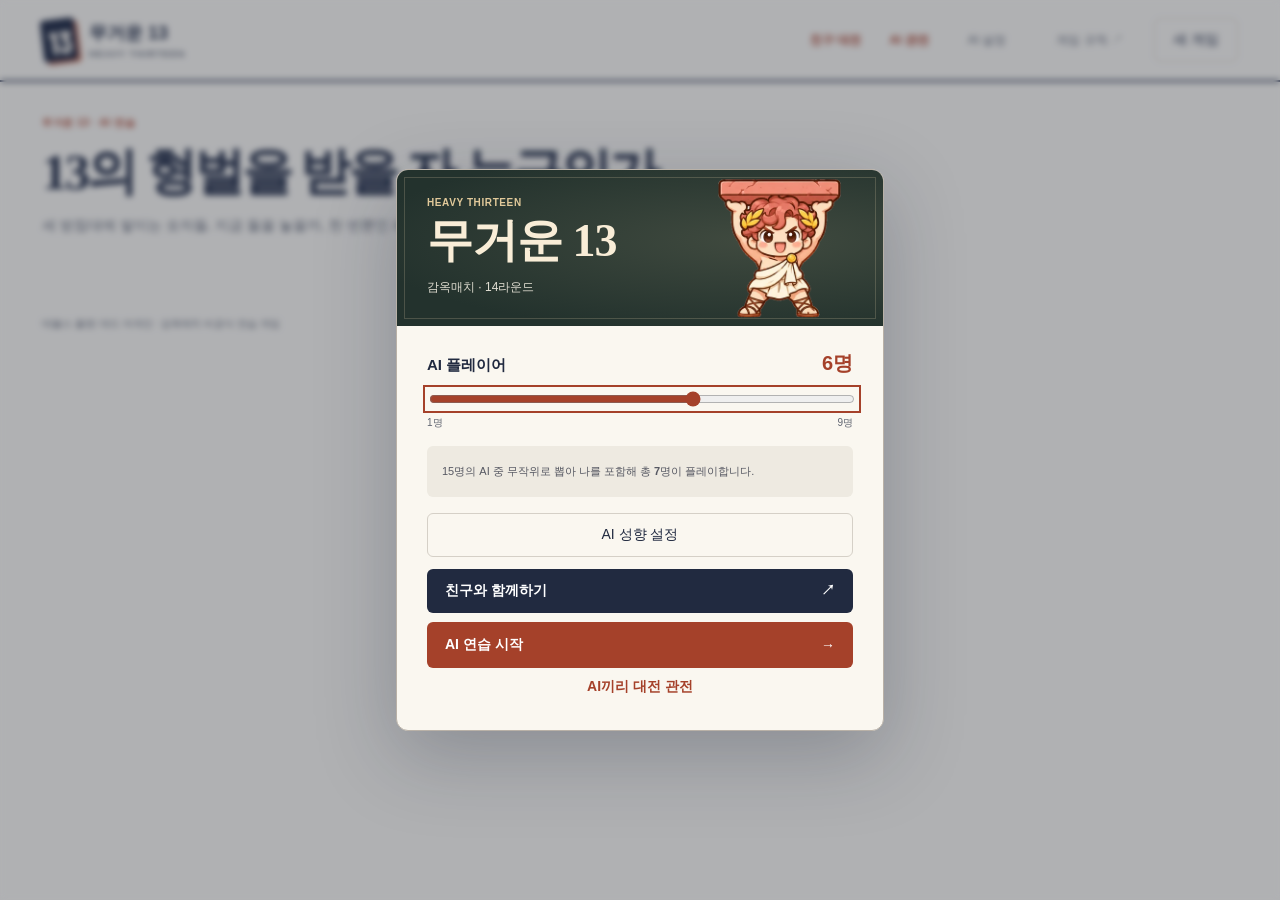
<file: index.html>
<!doctype html><html lang="ko"><head><meta charset="UTF-8"><meta name="viewport" content="width=device-width,initial-scale=1"><meta name="theme-color" content="#202b40"><title>무거운 13 — 감옥매치</title><link rel="stylesheet" href="style.css"><link rel="stylesheet" href="/friends.css"><link rel="stylesheet" href="/board.css"></head><body><header><a class="brand" href="./"><span class="brandmark">13</span><span>무거운 13<small>HEAVY THIRTEEN</small></span></a><nav><a href="/friends.html" class="friendsLink">친구 대전</a><a href="/friends.html?mode=ai" class="friendsLink">AI 관전</a><button class="quiet" id="aiOpen">AI 설정</button><button class="quiet" id="rulesOpen">게임 규칙 ↗</button><button class="secondary" id="newOpen">새 게임</button></nav></header><main id="app"></main><div id="soloDock" class="chatDock" hidden></div><footer>데블스 플랜: 데드 어게인 · 감옥매치 비공식 연습 게임</footer><dialog id="setup" aria-labelledby="setupTitle"><div class="setupHero"><div class="eyebrow">HEAVY THIRTEEN</div><h2 id="setupTitle">무거운 13</h2><p id="setupSummary">감옥매치 · 14라운드</p><div class="heroAtlas" aria-hidden="true"></div></div><div class="setupBody"><label for="count">AI 플레이어 <strong id="countLabel">6명</strong></label><input id="count" type="range" min="1" max="9" value="6"><div class="rangeLabels"><span>1명</span><span>9명</span></div><p class="note">15명의 AI 중 무작위로 뽑아 나를 포함해 총 <b id="totalCount">7</b>명이 플레이합니다.</p><button id="aiSetupOpen" class="secondary full setupAIButton">AI 성향 설정</button><a class="friendsStart" href="/friends.html">친구와 함께하기 <span>↗</span></a><button id="start" class="primary">AI 연습 시작 <span>→</span></button><a href="/friends.html?mode=ai" class="watchPractice">AI끼리 대전 관전</a><button id="cancelSetup" class="quiet full">진행 중인 게임으로 돌아가기</button></div></dialog><dialog id="rules"><div class="eyebrow">HOW TO PLAY</div><h2>13이 되는 순간,<br>무게는 벌점이 됩니다.</h2><ol><li>매 라운드 숫자 카드 0~6 중 1장과 색깔 칩 1개를 비공개로 제출합니다. 한 세트에 빨강·초록·파랑 칩 각 2개, 레인보우 1개입니다.</li><li>색깔을 먼저, 숫자를 다음에 공개합니다. 레인보우 우선, 숫자 내림차순, 동률이면 선 플레이어부터 좌석 순으로 배치합니다.</li><li>레인보우는 자기 배치 차례에 받침대 색깔을 고릅니다. 각자 한 번 패스할 수 있고, 패스한 사람들은 마지막에 패스의 역순으로 배치합니다.</li><li>합계가 13 이상이면 기존 바위를 모두 수거합니다. 그 개수만큼 벌점을 받고 새 바위는 남습니다. 0도 바위 1개로 셉니다.</li><li>마지막 벌점 수령자가 다음 선 플레이어입니다. 벌점이 없으면 기존 선을 유지합니다. 7라운드 후 카드·칩만 다시 받고 받침대는 유지합니다.</li><li>14라운드 후 벌점이 적을수록 상위입니다. 동점이면 더 최근 벌점을 받은 사람이 하위입니다. 벌점 기록도 같으면 공동 순위입니다.</li></ol><p class="note">연습용 조정: 총 2~10명, 무작위 선 플레이어, 시간제한 없음. 방송의 피스 보상·탈락 대신 최종 순위를 표시합니다. AI는 자기 패와 공개 정보로 판단하며, 제출 전에는 다른 사람의 선택을 볼 수 없습니다.</p><a class="source" href="https://namu.wiki/w/데블스%20플랜:%20데드%20어게인/1일차#감옥매치" target="_blank" rel="noopener">규칙 참고: 나무위키 ‘무거운 13’ ↗</a><a class="source" href="https://boardlife.co.kr/bbs_detail.php?tb=community_post&amp;bbs_num=41185" target="_blank" rel="noopener">게임판 디자인 참고 · 보드라이프 9원더의 플레이 후기 ↗</a><button class="primary" id="rulesClose">이해했습니다</button></dialog>
<dialog id="aiSettings" aria-labelledby="aiSettingsTitle">
 <div class="eyebrow">AI PERSONALITIES</div>
 <h2 id="aiSettingsTitle">AI 성향 설정</h2>
 <p>닉네임별 플레이 스타일을 조절하세요. 값이 높을수록 해당 성향이 강해집니다.</p>
 <label for="aiPlayer">설정할 AI</label>
 <div class="profileChoice"><span class="sdFace" id="profilePortrait" aria-hidden="true"></span><select id="aiPlayer"></select></div>
 <p class="profileDetail" id="profileDetail"></p>
 <div class="aiSettingField">
  <label for="aiRisk">안전 선호 <output id="aiRiskValue" for="aiRisk">50</output></label>
  <input id="aiRisk" type="range" min="0" max="100" step="1" aria-describedby="aiRiskHint">
  <p id="aiRiskHint">예상 벌점이 불확실한 선택을 더 신중하게 피합니다.</p>
 </div>
 <div class="aiSettingField">
  <label for="aiVariety">선택 다양성 <output id="aiVarietyValue" for="aiVariety">50</output></label>
  <input id="aiVariety" type="range" min="0" max="100" step="1" aria-describedby="aiVarietyHint">
  <p id="aiVarietyHint">예상 벌점이 같은 후보 중 더 다양한 선택을 합니다.</p>
 </div>
 <div class="aiSettingField">
  <label for="aiHighCards">큰 카드 우선 <output id="aiHighCardsValue" for="aiHighCards">50</output></label>
  <input id="aiHighCards" type="range" min="0" max="100" step="1" aria-describedby="aiHighCardsHint">
  <p id="aiHighCardsHint">비슷한 조건이면 큰 숫자 카드를 먼저 사용합니다.</p>
 </div>
 <div class="aiSettingField">
  <label for="aiRainbow">레인보우 아끼기 <output id="aiRainbowValue" for="aiRainbow">50</output></label>
  <input id="aiRainbow" type="range" min="0" max="100" step="1" aria-describedby="aiRainbowHint">
  <p id="aiRainbowHint">레인보우를 다음 라운드를 위해 더 아껴 둡니다.</p>
 </div>
 <div class="aiResetButtons"><button id="aiResetPlayer" class="quiet">이 AI 기본값</button><button id="aiResetAll" class="quiet">전체 기본값</button></div>
 <p class="note">적용한 설정은 다음 카드 제출부터 사용하며, 새 게임에도 유지됩니다. 아직 참가하지 않은 AI도 미리 설정할 수 있습니다.</p>
 <div class="aiDialogActions"><button id="aiCancel" class="secondary">취소</button><button id="aiApply" class="primary">설정 적용 <span>✓</span></button></div>
</dialog>
<script src="/board.js?v=motion1"></script><script src="engine.js?v=penalty2"></script><script src="/chat-panel.js"></script><script src="/practice-chat.js"></script><script src="app.js?v=roomactions1"></script></body></html>
</file>
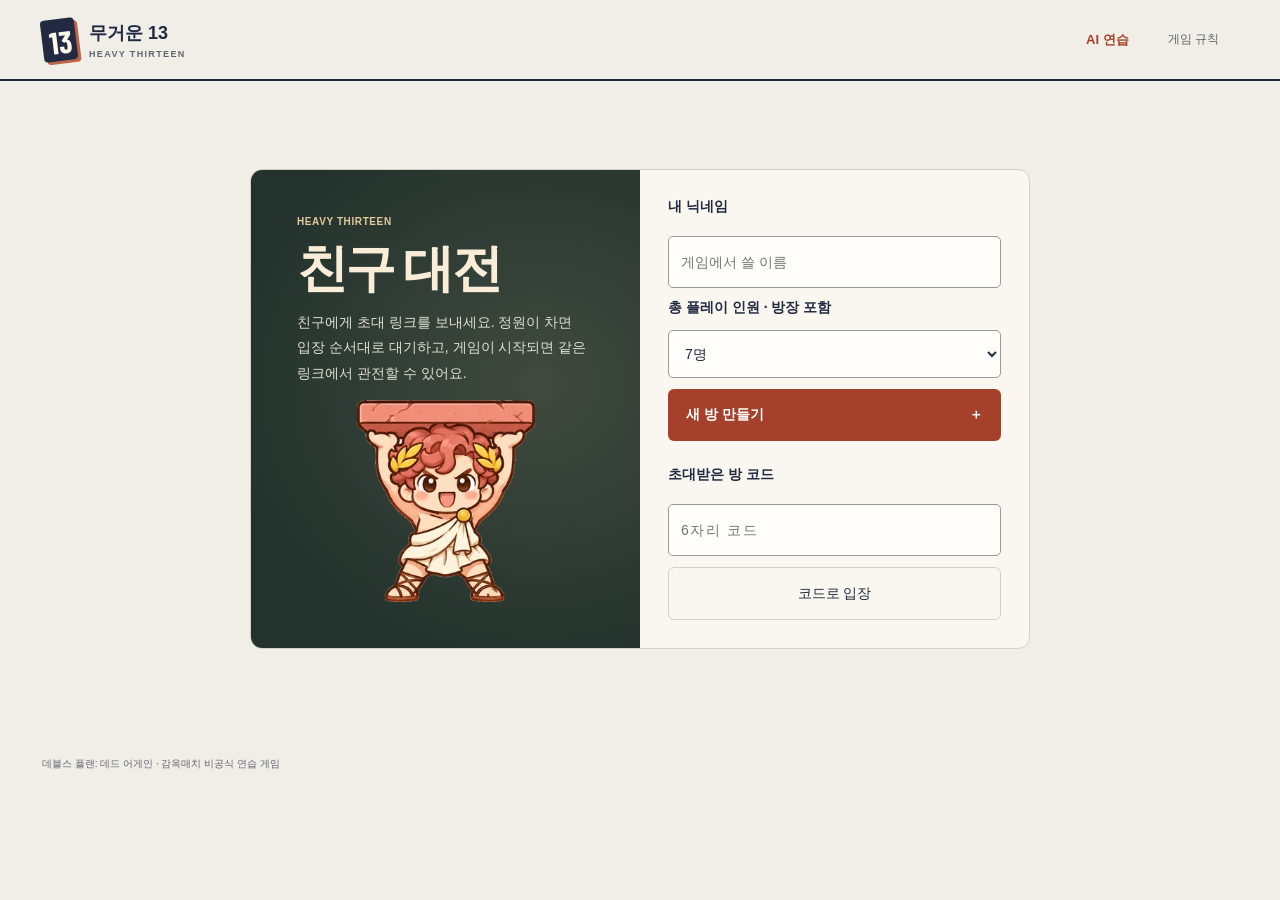
<file: friends.html>
<!doctype html>
<html lang="ko">
<head>
  <meta charset="utf-8"><meta name="viewport" content="width=device-width, initial-scale=1">
  <meta name="theme-color" content="#202b40"><meta name="referrer" content="same-origin">
  <title>친구 대전 · 무거운 13</title>
  <link rel="stylesheet" href="/style.css"><link rel="stylesheet" href="/friends.css?v=roomactions1"><link rel="stylesheet" href="/board.css">
  <script defer src="/engine.js?v=penalty2"></script><script defer src="/board.js?v=motion1"></script><script defer src="/chat-panel.js?v=roomactions1"></script><script defer src="/ai-watch.js"></script><script defer src="/room-playback.js?v=seats1"></script><script defer src="/friends.js?v=roomactions1"></script>
</head>
<body class="friends">
  <header><a class="brand" href="/"><span class="brandmark">13</span><span>무거운 13<small>HEAVY THIRTEEN</small></span></a>
    <nav><a href="/">AI 연습</a><button class="quiet" id="rulesOpen">게임 규칙</button></nav></header>
  <main>
    <section id="entry" class="entry">
      <div class="entryTitle"><div class="heroAtlas" aria-hidden="true"></div><div class="eyebrow">HEAVY THIRTEEN</div><h1>친구 대전</h1><p>친구에게 초대 링크를 보내세요. 정원이 차면 입장 순서대로 대기하고, 게임이 시작되면 같은 링크에서 관전할 수 있어요.</p></div>
      <form id="entryForm" class="entryForm">
        <label for="nickname">내 닉네임</label><input id="nickname" autocomplete="nickname" maxlength="16" required placeholder="게임에서 쓸 이름">
        <div id="roomSize"><label for="capacity">총 플레이 인원 · 방장 포함</label>
          <select id="capacity"><option value="2">2명</option><option value="3">3명</option><option value="4">4명</option><option value="5">5명</option><option value="6">6명</option><option value="7" selected>7명</option><option value="8">8명</option><option value="9">9명</option><option value="10">10명</option></select></div>
        <button class="primary" id="create" type="submit">새 방 만들기 <span>＋</span></button>
        <label for="roomCode">초대받은 방 코드</label><input id="roomCode" autocapitalize="characters" autocomplete="off" spellcheck="false" maxlength="6" placeholder="6자리 코드">
        <button class="secondary" id="join" type="submit" formnovalidate>코드로 입장</button>
        <button class="quiet" type="button" hidden id="resume">이전 방으로 돌아가기</button>
      </form>
    </section>
    <div role="status" id="notice"></div>
    <section id="match" hidden>
      <div class="onlineHeading"><div><div class="eyebrow" id="modeLabel">친구 대전</div><h1 id="title">대기실</h1></div>
        <div class="roomInfo" id="roomInfo"><span>방 코드</span><strong id="codeText"></strong><button id="copy" class="quiet">초대 링크 복사</button>
          <button id="newMatch" class="secondary" hidden>새 게임</button><button id="manageRoom" class="quiet" hidden>강퇴 관리</button>
          <button id="leaveRoom" class="quiet" hidden>나가기</button></div>
        <div class="watchTools" id="aiWatchTools" hidden><button id="pauseWatch" class="secondary">일시정지</button><button id="stepWatch" class="quiet" hidden>한 수 진행</button><button id="againWatch" class="primary" hidden>새 대전 관전</button></div>
        <a id="exitWatch" class="quiet" href="/friends.html" hidden>관전 나가기</a></div>
      <section id="audience" class="audience" hidden aria-label="관전석">
        <h2>관전석 <span id="audienceCount">0명</span></h2>
        <ul id="audienceList" aria-live="polite" aria-relevant="additions removals"></ul>
      </section>
      <div id="board"></div>
      <div class="chatDock" id="chatDock" hidden></div>
    </section>
  </main>
  <footer>데블스 플랜: 데드 어게인 · 감옥매치 비공식 연습 게임</footer>
  <dialog id="roomActionDialog" aria-labelledby="roomActionTitle" aria-describedby="roomActionNote">
    <h2 id="roomActionTitle"></h2><p id="roomActionNote"></p>
    <label id="kickLabel" for="kickTarget" hidden>강퇴할 참가자 <select id="kickTarget"></select></label>
    <div class="roomActionButtons">
      <button id="confirmRoomAction" class="primary"></button>
      <a id="otherRoomLink" class="secondary" href="/friends.html" target="_blank" rel="noopener" hidden>새 탭에서 다른 방 만들기 ↗</a>
      <button id="cancelRoomAction" class="quiet">취소</button>
    </div>
  </dialog>
  <dialog id="help"><h2>무거운 13 게임 규칙</h2>
    <ol><li>0~6 카드 한 장과 색깔 칩 한 개를 비공개로 냅니다. 모두 확정하면 색깔부터 공개합니다.</li>
    <li>레인보우 칩이 먼저, 다음은 큰 숫자부터 배치합니다. 동률이면 선 플레이어부터 좌석 순입니다. 레인보우는 배치할 때 받침대를 고릅니다.</li>
    <li>라운드마다 한 번 패스할 수 있습니다. 패스한 사람들은 마지막에 패스한 역순으로 배치합니다.</li>
    <li>합계가 13 이상이면 기존 바위 개수만큼 벌점을 받고, 방금 놓은 바위만 남습니다. 마지막으로 벌점을 받은 사람이 다음 라운드의 선입니다.</li>
    <li>8라운드에 카드와 칩을 다시 받습니다. 14라운드 후 벌점이 가장 적으면 승리합니다. 동점이면 마지막 벌점을 더 일찍 받은 사람이 앞섭니다.</li></ol>
    <button class="primary" id="closeHelp">확인</button></dialog>
</body></html>
</file>
<file: style.css>
:root{--bg:#111817;--panel:#1a2321;--line:#34413b;--text:#efeee5;--muted:#a4afa6;--gold:#d6bc7c;--red:#e38b79;--green:#8fbc9f;--blue:#85afdb}*{box-sizing:border-box}body{margin:0;background:radial-gradient(ellipse at 45% 5%,#25332b 0,transparent 60%),var(--bg);color:var(--text);font-family:'Noto Sans KR',sans-serif;font-size:14px;min-height:100vh}button,input,a{-webkit-tap-highlight-color:transparent}button{font:inherit;cursor:pointer;border:1px solid var(--line);color:var(--text);background:#26322c;border-radius:7px;padding:12px 18px;transition:background .18s,transform .18s}button:hover:not(:disabled){background:#35463b;transform:translateY(-1px)}button:disabled{opacity:.3;cursor:default}button:focus-visible,a:focus-visible,input:focus-visible{outline:2px solid var(--gold);outline-offset:4px}header{max-width:1440px;margin:auto;padding:26px 42px;display:flex;justify-content:space-between;align-items:center;border-bottom:1px solid #344139}.brand{color:var(--text);display:flex;gap:13px;align-items:center;text-decoration:none;font-weight:700;font-size:18px}.brandmark{font-family:Georgia,serif;border:1px solid var(--gold);color:var(--gold);padding:7px;font-size:29px;line-height:1}.brand small{font-size:8px;display:block;letter-spacing:2.8px;color:var(--muted);margin-top:4px}nav{display:flex;gap:12px}.quiet{background:transparent;border-color:transparent;color:var(--muted);font-size:12px}main{max-width:1440px;margin:auto;padding:34px 42px}h1,h2,p{margin-top:0}.eyebrow{font-size:10px;color:var(--gold);letter-spacing:2px;font-weight:600;margin-bottom:12px}h1{font-size:30px;font-weight:600;letter-spacing:-1.2px;margin-bottom:10px}.subtitle{color:var(--muted);line-height:1.8}.intro{display:flex;justify-content:space-between;align-items:center;margin-bottom:25px}.roundTag{display:flex;align-items:center;gap:15px;border:1px solid var(--line);border-radius:7px;padding:12px 18px}.roundTag strong{font-family:Georgia,serif;font-size:30px;color:var(--gold)}.roundTag span{color:var(--muted);font-size:10px;line-height:1.8}.layout{display:grid;grid-template-columns:minmax(0,1fr) 278px;gap:23px}.table{border:1px solid #425046;border-radius:14px;background:radial-gradient(ellipse at 50% 15%,#2d4033,#1c2a22 85%);padding:25px 26px;position:relative;overflow:hidden}.tableTop{display:flex;justify-content:space-between;gap:12px;align-items:center;color:var(--muted);font-size:11px}.badge{border:1px solid #697359;padding:5px 8px;border-radius:20px;font-size:10px;color:#d5d8bc}.piles{display:grid;grid-template-columns:repeat(3,1fr);gap:16px;margin:28px 0 23px}.pile{--c:var(--red);background:#131d18a6;border:1px solid #485147;border-top:3px solid var(--c);border-radius:9px;padding:17px;min-height:205px;position:relative}.pile.green{--c:var(--green)}.pile.blue{--c:var(--blue)}.pileName{font-size:11px;color:var(--c);display:flex;justify-content:space-between}.pileScore{font-family:Georgia,serif;font-size:51px;margin:15px 0 12px;line-height:1;color:var(--c)}.pileScore small{font-size:13px;color:#829084}.track{height:3px;background:#38453c;margin-bottom:16px}.track span{display:block;background:var(--c);height:100%}.stones{display:flex;gap:5px;flex-wrap:wrap;min-height:24px}.stone{border:1px solid #687367;background:#3e493c;color:var(--text);border-radius:4px;min-width:23px;padding:3px;text-align:center;font-size:11px}.empty{font-size:10px;color:#78897d}.pileFoot{font-size:10px;color:var(--muted);margin-top:13px}.phaseTitle{font-size:17px;margin-bottom:7px}.phaseDesc{color:var(--muted);font-size:12px;line-height:1.8;margin-bottom:15px}.stage{min-height:90px;border-top:1px solid #3f5042;padding-top:20px}.primary{background:var(--gold);color:#19231d;border:0;font-weight:700;display:flex;justify-content:space-between;align-items:center;gap:35px}.primary:hover:not(:disabled){background:#ead39a}.secondary{background:transparent;border-color:#697862}.controls{display:flex;gap:10px;flex-wrap:wrap;margin-top:15px}.handPanel{margin-top:22px;padding:24px 26px;border:1px solid var(--line);background:#19221e;border-radius:10px}.panelHeading{display:flex;align-items:center;justify-content:space-between;margin-bottom:17px}.panelHeading h3{font-size:14px;font-weight:500;margin:0}.panelHeading span{font-size:10px;color:var(--muted)}.hand{display:flex;gap:10px;margin-bottom:23px}.card{width:calc((100% - 60px)/7);max-width:83px;aspect-ratio:.72;position:relative;background:#e9e5d6;color:#25362d;border:2px solid transparent;box-shadow:0 4px 0 #090e0b;border-radius:6px;font-family:Georgia,serif;font-size:34px;padding:4px;display:flex;align-items:center;justify-content:center}.card:hover:not(:disabled){background:#f9f4e2}.card small{position:absolute;top:6px;left:7px;font-size:11px}.card::after{content:'◆';position:absolute;bottom:6px;right:7px;font-size:9px;color:#7f8878}.card.selected{outline:2px solid var(--gold);outline-offset:4px;transform:translateY(-4px)}.card:disabled{background:#28372e;color:#8e9a8f;box-shadow:none;border:1px dashed #536255;opacity:.36}.chipRow{display:flex;gap:9px;flex-wrap:wrap}.chip{font-size:11px;padding:10px 12px;display:flex;align-items:center;gap:8px;background:#202c25;--c:var(--red)}.chip.green{--c:var(--green)}.chip.blue{--c:var(--blue)}.chip.rainbow{--c:var(--gold)}.dot{width:12px;height:12px;display:inline-block;flex-shrink:0;border-radius:50%;background:var(--c)}.rainbow .dot{background:conic-gradient(var(--red),var(--green),var(--blue),var(--red))}.chip.selected{border-color:var(--gold);background:#3c4330}.chip b{font-size:10px;color:var(--muted);margin-left:4px}.handBottom{display:flex;justify-content:space-between;align-items:center;gap:12px;margin-top:22px}.hint{font-size:11px;color:var(--muted);line-height:1.8}.sidepanel{border:1px solid var(--line);border-radius:10px;padding:20px;background:#18211d;margin-bottom:18px}.sidepanel h3{font-size:12px;font-weight:500;margin:0 0 16px}.player{display:flex;align-items:center;gap:11px;padding:11px 0;border-top:1px solid #2d3a31}.avatar{display:grid;place-items:center;font-size:10px;background:#2e3e32;border:1px solid #53624f;width:30px;height:30px;border-radius:50%;color:#c9d0bd}.player.me .avatar{background:var(--gold);color:#17221a;border-color:var(--gold)}.playerName{flex:1;font-size:12px}.playerName small{font-size:9px;display:block;color:var(--gold);margin-top:3px}.points{font-family:Georgia,serif;font-size:22px}.points small{font-family:sans-serif;font-size:9px;color:var(--muted);margin-left:4px}.log{font-size:11px;color:var(--muted);line-height:1.8;max-height:300px;overflow:auto}.log p{padding-bottom:8px;margin-bottom:8px;border-bottom:1px solid #29362d}.log .penalty{color:var(--red)}.log .round{color:var(--gold);font-size:10px;padding-top:8px}.moves{display:flex;gap:8px;flex-wrap:wrap;margin:16px 0}.move{border:1px solid #64705c;padding:10px;border-radius:6px;min-width:68px;background:#17231d;--c:var(--gold)}.move.red{--c:var(--red)}.move.green{--c:var(--green)}.move.blue{--c:var(--blue)}.move small{display:block;font-size:9px;color:var(--muted);margin-bottom:7px}.move strong{font-size:24px;font-family:Georgia,serif;color:var(--c)}.move.active{outline:1px solid var(--gold)}.move span{font-size:9px;margin-left:5px;color:var(--muted)}.resultRow{display:flex;align-items:center;gap:15px;padding:11px;border-bottom:1px solid #3a4b3d}.resultRow strong{font-family:Georgia,serif;color:var(--gold);font-size:23px}.resultRow span{flex:1}.resultRow.me{background:#d6bc7c14}.decision{background:#131d18;border:1px solid #a18f5f;padding:17px;border-radius:7px}.danger{color:var(--red)}footer{max-width:1440px;margin:0 auto;padding:20px 42px 30px;color:#8b998e;font-size:10px;display:flex;justify-content:space-between;gap:10px}dialog{color:var(--text);background:#1b2820;border:1px solid #64705b;border-radius:14px;width:500px;max-width:calc(100vw - 30px);padding:35px;box-shadow:0 30px 100px #0008}dialog::backdrop{background:#080e0bd9;backdrop-filter:blur(7px)}dialog h2{font-size:26px;line-height:1.5;margin-bottom:14px;letter-spacing:-1px}dialog p{color:var(--muted);font-size:12px;line-height:1.9}dialog label{display:flex;justify-content:space-between;margin:30px 0 15px;color:var(--muted);font-size:12px}dialog label strong{color:var(--gold);font-size:16px}input[type=range]{width:100%;accent-color:var(--gold)}.rangeLabels{display:flex;justify-content:space-between;font-size:10px;color:var(--muted);margin-top:6px}.note{background:#111b15;padding:15px;border-radius:6px;margin:22px 0;font-size:11px!important}dialog .primary{width:100%;justify-content:space-between}.full{width:100%;margin-top:8px}#rules{width:640px;max-height:90vh}ol{padding-left:20px;color:#c7cec3;line-height:1.9;font-size:12px}li{padding-left:6px;margin:13px 0}.source{color:var(--gold);font-size:11px;display:block;margin:20px 0}.saved{font-size:9px;color:#82917f;margin-top:9px}@media(min-width:1500px){main{padding-top:44px}}@media(max-width:950px){.layout{grid-template-columns:1fr 230px}.table,.handPanel{padding:20px}.piles{gap:10px}.pile{padding:12px}.hand{gap:7px}.card{font-size:30px}.chip{padding:9px}.handBottom{align-items:flex-start;flex-direction:column}.handBottom .primary{width:100%}}@media(max-width:720px){header{padding:18px 20px}.brand{font-size:15px}.brandmark{font-size:24px}nav{gap:0}nav button{padding:10px 8px}main{padding:25px 18px}.intro{align-items:flex-start;gap:12px}h1{font-size:25px}.subtitle{font-size:11px}.roundTag{padding:8px 12px;gap:8px;white-space:nowrap}.roundTag strong{font-size:24px}.layout{display:block}.piles{gap:8px;margin-top:24px}.pile{min-height:180px;padding:10px}.pileScore{font-size:42px}.pileName{font-size:10px}.pileName .pileLimit{display:none}.table,.handPanel{padding:18px 14px}.card{font-size:27px;aspect-ratio:.72}.hand{gap:7px}.chipRow{gap:6px}.chip{padding:10px 8px;font-size:10px;gap:5px}.chip b{margin:0}.dot{width:10px;height:10px}aside{display:grid;grid-template-columns:1fr 1fr;gap:12px;margin-top:18px}.sidepanel{padding:15px}.points{font-size:20px}.player{gap:7px}.avatar{width:25px;height:25px}.playerName{font-size:10px}footer{padding:15px 20px 25px;line-height:1.8}footer span{display:none}dialog{padding:26px}.handBottom{margin-top:18px}.hint{font-size:10px}.controls button{font-size:12px}.stone{min-width:20px;font-size:10px}.decision{padding:12px}}
.avatar{flex-shrink:0}.avatar.animal{font-family:"Segoe UI Emoji","Apple Color Emoji","Noto Color Emoji",sans-serif;font-size:23px;line-height:1;width:34px;height:34px}.move .movePlayer{display:flex;align-items:center;gap:7px}.move .avatar{margin:0;width:34px;height:34px}.move .avatar.animal{font-size:25px}.move .moveName{margin:0;font-size:10px;line-height:1.4}.resultRow .avatar{flex:0 0 34px}

.setupAIButton{margin:0 0 12px}
#aiSettings{width:540px;max-height:calc(100dvh - 32px);overflow-y:auto}
#aiSettings h2{margin-bottom:8px}
#aiSettings>label{margin:18px 0 8px}
#aiPlayer{width:100%;padding:12px;border:1px solid #697862;border-radius:7px;background:#202c25;color:var(--text);font:inherit}
#aiPlayer:focus-visible{outline:2px solid var(--gold);outline-offset:3px}
.aiSettingField{margin-top:20px}
#aiSettings .aiSettingField label{margin:0 0 8px;align-items:center;color:var(--text)}
.aiSettingField output{color:var(--gold);font-variant-numeric:tabular-nums;font-size:15px}
.aiSettingField p{font-size:11px;margin:6px 0 0}
.aiResetButtons{display:flex;flex-wrap:wrap;gap:6px;margin-top:20px}
.aiResetButtons button{border-color:var(--line);padding:9px 12px}
#aiSettings .note{margin:18px 0}
.aiDialogActions{display:flex;gap:10px}
#aiSettings .aiDialogActions .primary{flex:1;width:auto}
@media(max-width:720px){header{flex-wrap:wrap;gap:12px}header nav{flex-wrap:wrap;margin-left:auto}#aiSettings{padding:24px 20px}.aiSettingField{margin-top:16px}}

/* Sequential placement: the moving stone uses viewport coordinates above the table. */
.flyingStone{position:fixed;width:40px;height:40px;display:grid;place-items:center;z-index:1000;pointer-events:none;border:2px solid var(--c);border-radius:9px;background:#1d2a22;color:var(--c);box-shadow:0 5px 18px #0009,0 0 20px color-mix(in srgb,var(--c) 35%,transparent);font:bold 26px Georgia,serif;--c:var(--gold);will-change:transform}
.flyingStone.red{--c:var(--red)}.flyingStone.green{--c:var(--green)}.flyingStone.blue{--c:var(--blue)}
.arrivalSlot{visibility:hidden}.pile.receiving{border-color:var(--c);box-shadow:0 0 22px color-mix(in srgb,var(--c) 20%,transparent)}.pile.penaltyHit{box-shadow:0 0 28px #e38b7966}
.playbackNotice{display:flex;align-items:center;gap:12px;min-height:72px;padding:12px 14px;border:1px solid #697359;border-radius:8px;background:#111b1599}
.playbackNotice .phaseTitle{font-size:16px;margin-bottom:5px}.playbackNotice .phaseDesc{margin:0}.playbackNotice .avatar{width:40px;height:40px}.playbackNotice .animal{font-size:28px}
.move .moveStatus{font-size:9px;color:var(--muted);margin-top:7px;min-height:13px}.move.active{outline:2px solid var(--gold);background:#2b3728}.move.played{opacity:.5}.move.active.played{opacity:1}.move.deferred{border-style:dashed}
@media(prefers-reduced-motion:reduce){.flyingStone{will-change:auto}button{transition:none}}

/* Scores stay visible during reveal; penalty feedback shares the landing timing. */
.move .moveScore{border-top:1px solid #34413b;margin-top:8px;padding-top:7px;font-size:10px;color:var(--muted);white-space:nowrap}
.moveScore b{color:var(--text);font-variant-numeric:tabular-nums}
.moveFeedback{min-height:20px;margin-top:4px}
.move .moveFeedback .penaltyDelta{margin:0;color:var(--red);font-size:14px}
.penaltyDelta{display:block;color:var(--red);font:700 14px 'Noto Sans KR',sans-serif;line-height:20px;white-space:nowrap;pointer-events:none;font-variant-numeric:tabular-nums}
.points{position:relative;min-width:40px;text-align:right}
.points .penaltyDelta{position:absolute;top:100%;right:0;font-size:12px}
.player{padding-bottom:20px}

/* Paper score sheets around an ink-colored playing table. */
@font-face {
  font-family: "Barlow Condensed";
  src: url("./fonts/BarlowCondensed-Bold.ttf") format("truetype");
  font-weight: 700;
  font-style: normal;
  font-display: swap;
}
:root {
  --paper: #faf7f0;
  --ink: #212a40;
  --accent: #a5412a;
  --text: var(--ink);
  --muted: #5f6470;
  --line: #d5d0c7;
  --gold: var(--accent);
  --red: #fda18f;
  --green: #8ddac6;
  --blue: #a2c8ff;
  --figures: "Barlow Condensed", "Arial Narrow", sans-serif;
  --serif: "Noto Serif KR", "Nanum Myeongjo", "Batang", "AppleMyungjo", serif;
}
body {
  color-scheme: light;
  background: #f1eee7;
  color: var(--ink);
  font-family: "Noto Sans KR", "Apple SD Gothic Neo", "Malgun Gothic", sans-serif;
  word-break: keep-all;
}
header, main, footer { max-width: 1280px; }
header { border-bottom: 2px solid var(--ink); padding-block: 18px; }
.brand { color: var(--ink); font-weight: 800; }
.brandmark {
  display: grid; place-items: center; width: 34px; height: 42px;
  border: 0; border-radius: 4px; transform: rotate(-7deg);
  background: var(--ink); box-shadow: 3px 3px 0 #bc6448;
  color: #fff8ec; font: 700 31px/1 var(--figures);
}
.brand small { font-size: 9px; letter-spacing: .15em; }
h1, h2 { font-family: var(--serif); font-weight: 700; letter-spacing: -.055em; }
h1 { font-size: clamp(30px, 4vw, 51px); line-height: 1.2; }
h3, .phaseTitle { font-weight: 700; }
.eyebrow, .tableTop, .badge { font-weight: 700; letter-spacing: .06em; }
.subtitle { margin-bottom: 0; font-size: 14px; }
.quiet:hover:not(:disabled), .secondary:hover:not(:disabled) { background: #eae4da; color: var(--ink); }
button { border-radius: 6px; }
.primary { background: var(--accent); color: #fff; }
.primary:hover:not(:disabled) { background: #843522; color: #fff; }
.secondary { border-color: var(--line); background: transparent; }
.roundTag { border: 0; border-left: 2px solid var(--ink); border-radius: 0; padding-block: 0; }
.roundTag strong { font: 700 47px/1 var(--figures); color: var(--ink); }
.roundTag span { line-height: 1.3; letter-spacing: .08em; }
.table, .setupHero {
  --text: #faf7ef; --muted: #c3cbd7; --line: #596781; --gold: #ffc3a7;
  background: #202b40; color: var(--text);
}
.table { border: 0; border-radius: 12px; padding: 24px; }
.tableTop { color: var(--muted); }
.badge { color: #e9edf6; border-color: #55617a; border-radius: 5px; }
.piles { gap: 10px; margin: 18px 0; }
.pile {
  display: flex; flex-direction: column; min-width: 0; min-height: 158px;
  border: 1px solid #4d5a70; border-top: 4px solid var(--c); border-radius: 7px;
  background: #29364c; padding: 14px;
}
.pileName { font-weight: 700; align-items: center; }
.pileLimit { color: #bcc8db; font: 700 12px var(--figures); letter-spacing: .08em; }
.pileScore { font: 700 clamp(40px, 4vw, 60px)/.98 var(--figures); margin: 11px 0 9px; }
.pileScore small { color: #cad3df; font: 700 15px var(--figures); }
.track { background: #46546a; margin-bottom: 9px; }
.stone { color: #202b40; background: var(--c); border: 0; font: 700 15px/1.2 var(--figures); }
.pileFoot { margin-top: auto; padding-top: 8px; }
.empty { color: #bec8d7; }
.stage, .move .moveScore { border-color: #4a586e; }
.stage { min-height: 0; padding-top: 16px; }
.stage .phaseDesc:last-child { margin-bottom: 0; }
.table .primary { color: #281d19; background: #ffc3a7; }
.table .primary:hover:not(:disabled) { background: #ffdac8; color: #281d19; }
.table .secondary:hover:not(:disabled) { background: #38455b; color: white; }
.move, .decision, .playbackNotice, .flyingStone { background: #182335; border-color: #58677f; }
.move.active { background: #324159; }
.move strong, .flyingStone, .points, .resultRow strong { font-family: var(--figures); font-weight: 700; }
.resultRow, .log p, .player { border-color: var(--line); }
.handPanel, .sidepanel {
  background: var(--paper); border: 1px solid var(--line); border-radius: 10px;
}
.handPanel { margin-top: 14px; }
.sidepanel h3, .panelHeading h3 { font-size: 15px; font-weight: 700; }
.panelHeading { gap: 10px; }
.card {
  color: var(--ink); font: 700 clamp(34px, 4vw, 54px)/1 var(--figures);
  border: 1px solid #b7b3a9; border-radius: 5px; background: #fffdf7;
  box-shadow: 0 3px 0 #d5cfc4;
}
.card small { font: 700 12px/1 var(--figures); }
.card::after { content: ""; width: 9px; height: 2px; background: #b14e37; }
.card:hover:not(:disabled) { background: #fff1dc; }
.card.selected { background: #ffecd9; border-color: var(--accent); outline-offset: 2px; }
.card:disabled { background: #efede7; color: #707073; border-color: #c3bdb2; opacity: .6; }
.chip { background: #fffdf8; border-color: #cbc6bb; color: var(--ink); }
.chip:hover:not(:disabled), .chip.selected { background: #f6e5d4; border-color: #a74730; color: var(--ink); }
.chip.red { --c: #b4483e; }
.chip.green { --c: #177961; }
.chip.blue { --c: #3d68b1; }
.rainbow .dot { background: conic-gradient(#ba443c 0 33%,#27806d 33% 66%,#416ab7 66%); }
.avatar { background: #e5e0d6; border-color: #c8c3b9; color: var(--ink); }
.player.me .avatar { background: var(--ink); color: #fff; border-color: var(--ink); }
.saved, footer { color: var(--muted); }
.log .penalty, .points .penaltyDelta { color: #a13b27; }
.table .log .penalty, .table .danger { color: var(--red); }
footer { justify-content: flex-start; }
dialog {
  background: var(--paper); border: 1px solid #b9b1a7;
  border-radius: 12px; padding: 30px; max-height: calc(100dvh - 28px); overflow-y: auto;
  box-shadow: 0 24px 80px #17203340;
}
dialog::backdrop { background: #222c414f; backdrop-filter: blur(3px); }
dialog h2 { font-size: 29px; line-height: 1.35; }
dialog p, ol { color: var(--muted); font-size: 13px; }
dialog label { font-weight: 700; color: var(--ink); }
.note { background: #eeeae1; color: #565862; }
#aiPlayer { background: #fffdf7; border-color: #c6c1b6; }
dialog[open] [hidden] { display: none; }
#setup { width: 488px; padding: 0; }
.setupHero { position: relative; isolation: isolate; overflow: hidden; padding: 27px 30px; }
.setupHero::before {
  content: ""; position: absolute; inset: 0; z-index: -1;
  background: repeating-linear-gradient(135deg,transparent 0 11px,#ffffff05 11px 12px);
}
.setupHero .eyebrow { margin: 0 0 8px; }
.setupHero h2 { margin: 0; font-size: clamp(30px,5vw,46px); line-height: 1.1; }
.setupHero p { margin: 10px 0 0; color: #cbd2df; font-size: 12px; }
.deckArt { position: absolute; right: 32px; top: 50%; width: 78px; height: 85px; transform: translateY(-50%); pointer-events: none; }
.deckArt i {
  position: absolute; width: 55px; height: 75px; display: grid; place-items: center;
  color: #233047; background: #f6efe3; border: 1px solid #c8c1b4; border-radius: 5px;
  box-shadow: 2px 4px 0 #111a2b50; font: 700 40px/1 var(--figures);
}
.deckArt i:nth-child(1) { transform: translate(-9px,5px) rotate(-19deg); background: #9eb5d0; }
.deckArt i:nth-child(2) { transform: translate(7px,2px) rotate(-4deg); background: #d8a390; }
.deckArt i:nth-child(3) { transform: translate(23px,6px) rotate(12deg); }
.deckArt i:last-child::after { content: ""; position: absolute; left: 7px; right: 7px; bottom: 7px; height: 3px; background: #b34e38; }
.setupBody { padding: 24px 30px; }
.setupBody label { margin: 0 0 12px; font-size: 15px; align-items: baseline; }
.setupBody label strong { font-size: 20px; }
.setupBody .note { margin: 16px 0; }
.setupBody .primary { min-height: 46px; }
@media (max-width: 720px) {
  .table, .handPanel { padding: 15px 12px; }
  .piles { gap: 6px; margin: 16px 0; }
  .pile { padding: 9px 7px; min-height: 135px; }
  .hand { gap: 5px; }
  .card { width: calc((100% - 30px)/7); }
  .card small { top: 4px; left: 4px; font-size: 9px; }
  .subtitle { font-size: 12px; }
  .roundTag strong { font-size: 33px; }
  .setupHero { padding: 23px; }
  .setupBody { padding: 20px 23px; }
  .deckArt { right: 22px; transform: translateY(-50%) scale(.78); transform-origin: right; }
}
@media (max-width: 450px) {
  header { gap: 8px; padding-inline: 12px; }
  header nav { gap: 0; }
  main { padding-inline: 12px; }
  aside { grid-template-columns: 1fr; gap: 0; }
  .tableTop { flex-wrap: wrap; }
  .panelHeading span { text-align: right; }
  .pileFoot { line-height: 1.45; }
}
</file>
<file: friends.css>
.friends [hidden] { display:none!important; }
.friends nav { align-items:center; }
.friends nav a, .friendMode { color:var(--accent); text-decoration:none; font-weight:700; }
.friends nav a { font-size:13px; padding:8px; }
.entry { display:grid; grid-template-columns:1fr 1fr; max-width:780px; margin:6vh auto; border:1px solid var(--line); border-radius:12px; overflow:hidden; background:var(--paper); }
.entryTitle { background:#202b40; color:#fff8ef; padding:clamp(25px,4vw,46px); }
.entryTitle .eyebrow {color:#ffc3a7;}
.entryTitle p { line-height:1.8; color:#d8dce4; }
.entryForm { display:grid; gap:11px; padding:28px; }
.entryForm label { font-weight:700; }
.entryForm label:not(:first-child) { margin-top:14px; }
.entryForm input, .entryForm select { width:100%; min-width:0; border:1px solid #999a9d; border-radius:5px; font:inherit; padding:12px; background:#fffefa; color:var(--ink); }
#roomCode {text-transform:uppercase;letter-spacing:.12em;}
#notice:not(:empty) { padding:10px 14px; margin:0 0 16px; border-left:3px solid var(--accent); background:var(--paper); color:var(--ink); }
.onlineHeading,.roomInfo,.onlinePlayers li {display:flex;align-items:center;gap:12px;}
.onlineHeading,.onlinePlayers li { justify-content:space-between; }
.onlineHeading { flex-wrap:wrap; margin:0 0 18px; }
.onlineHeading h1 { margin:0; }
.roomInfo { flex-wrap:wrap; font-size:12px; }
.roomInfo strong { font:700 25px var(--figures);letter-spacing:.07em; }
.onlinePlayers {list-style:none; padding:0; margin:0;}
.onlinePlayers li {border-top:1px solid var(--line); padding:10px 0; font-size:14px;}
.onlinePlayers small { color:var(--accent); }
.onlinePlayers b { font-family:var(--figures);font-size:20px; }
.friends .sidepanel {margin-bottom:12px;}
.friends .stage p {line-height:1.6;}
.friends .moves {gap:5px;}.friends .move {min-width:60px;}
.friends .move strong {display:block;}.friends .move span {margin:0;}
.friends .handPanel .primary,.friends .stage .primary {display:inline-flex; margin-top:14px;}
.friends .stage .controls .primary {margin:0;}
.friends .lobby { background:var(--paper);padding:22px;border-radius:10px;border:1px solid var(--line);max-width:680px;}
.friends .lobby .controls {align-items:center;}
.friends .rankLine {display:flex;gap:12px;align-items:center;padding:10px 0;border-top:1px solid var(--line);}
.friends .rankLine b {margin-left:auto;}
.friends .rankLine strong {font:700 24px var(--figures);}
@media(max-width:720px){.entry {grid-template-columns:1fr;margin:12px auto;}.entryTitle,.entryForm {padding:20px;}.friends .layout aside{display:block}.roomInfo {gap:8px;}.roomInfo button{padding:8px;}}

.friendsLink,.friendsStart {display:inline-flex;align-items:center;color:var(--accent);text-decoration:none;font-weight:700;}
.friendsLink {font-size:12px;padding:8px;}
.friendsStart {box-sizing:border-box;justify-content:space-between;width:100%;padding:13px 18px;border-radius:6px;background:var(--ink);color:#fff;margin:0 0 9px;}
header nav {align-items:center;}
#roomSize { display: grid; gap: 8px; }
.onlinePlayers .botName { display: inline-flex; align-items: center; gap: 6px; }
.onlinePlayers .sdFace { width: 26px; height: 26px; flex-basis: 26px; }

.traitBadge {display:inline-block;vertical-align:middle;white-space:nowrap;color:#71451f;background:#f4e7d0;border:1px solid #dcc6a2;border-radius:20px;font:650 11px/1.45 system-ui,sans-serif;letter-spacing:0;padding:1px 7px;margin-inline-start:4px;}
.onlinePlayers li>span:first-child {min-width:0;overflow-wrap:anywhere;}
.onlinePlayers .botName {flex-wrap:wrap;gap:4px;}
.onlinePlayers .botName .traitBadge,.chatMeta .traitBadge {margin:0;}
.rankLine {flex-wrap:wrap;}
.playerName .traitBadge {margin-block:2px;}
.profileDetail {margin:8px 0 16px;line-height:1.6;font-size:14px;color:var(--ink);}
.chatDock {position:fixed;right:max(16px,env(safe-area-inset-right));bottom:max(12px,env(safe-area-inset-bottom));z-index:20;display:flex;flex-direction:column;align-items:flex-end;gap:8px;}
.friends main:has(#match:not([hidden])) {padding-bottom:72px;}
.chatToggle {display:inline-flex;align-items:center;gap:8px;padding:11px 16px;border:1px solid #526179;border-radius:24px;background:#202c43;color:#fff8ed;font-size:14px;line-height:1.4;font-family:inherit;font-weight:700;box-shadow:0 3px 14px #14213935;cursor:pointer;}
#chatUnread {display:grid;place-items:center;min-width:21px;height:21px;border-radius:20px;background:#ffca9d;color:#382514;font-size:12px;}
.chatPanel {position:relative;display:flex;flex-direction:column;width:min(350px,calc(100vw - 24px));height:min(400px,59vh);height:min(400px,59dvh);background:#fffaf1;color:#222c3d;border:1px solid #c7bda9;border-radius:13px;box-shadow:0 9px 32px #10192e38;overflow:hidden;}
.chatHead {display:flex;justify-content:space-between;align-items:center;background:#222e43;color:#fffaf1;padding:12px 15px;}
.chatHead h2 {font-weight:700;line-height:1.3;font-family:inherit;font-size:18px;margin:0;color:inherit;}
.chatHead small {font-size:11px;letter-spacing:.07em;color:#d0d6dd;}
.chatHead button {padding:6px 9px;color:#fffaf1;border:1px solid #637084;background:transparent;border-radius:5px;font:inherit;font-size:12px;cursor:pointer;}
#chatLog {min-height:0;flex:1;overflow:auto;overscroll-behavior:contain;padding:12px 14px;scrollbar-gutter:stable;}
#chatEmpty {position:absolute;top:46%;left:0;right:0;text-align:center;color:#626975;font-size:14px;pointer-events:none;}
.chatMessage {display:flex;flex-direction:column;align-items:flex-start;gap:3px;}
.chatMessage+.chatMessage {margin-top:12px;}
.chatMessage.mine {align-items:flex-end;}
.chatMeta {display:flex;align-items:center;flex-wrap:wrap;gap:5px;font-size:12px;color:#445267;}
.chatMeta small,.chatMeta time {font-size:10px;}
.chatMeta time {color:#606774;}
.chatBubble {max-width:94%;margin:0;padding:8px 11px;background:#eee9df;border-radius:2px 11px 11px;white-space:pre-wrap;overflow-wrap:anywhere;font-size:14px;line-height:1.45;}
.mine .chatBubble {background:#263951;color:#fffaf1;border-radius:11px 2px 11px 11px;}
#chatForm {display:flex;gap:6px;padding:10px;border-top:1px solid #d8d2c6;}
#chatForm input {flex:1;min-width:0;font:inherit;font-size:16px;border:1px solid #a8a49a;border-radius:6px;padding:7px 10px;background:white;color:#222c3d;}
#chatSend {font-size:13px;padding:8px 12px;white-space:nowrap;}
#chatError:not(:empty) {padding:0 12px 8px;font-size:12px;color:#912e20;}
.chatSr {position:absolute;clip-path:inset(50%);width:1px;height:1px;overflow:hidden;}
@media(max-width:520px){.chatDock{right:10px;bottom:max(9px,env(safe-area-inset-bottom));}.chatPanel{width:min(350px,calc(100vw - 20px));}.chatToggle{padding:9px 13px;}}

.chatDock[hidden],.chatDock [hidden]{display:none!important}
body:has(#soloDock:not([hidden])){padding-bottom:60px}
.watchTools{display:flex;align-items:center;gap:7px;flex-wrap:wrap}
#exitWatch,.watchPractice{color:var(--accent);font-weight:700;text-decoration:none;}
.watchPractice{display:block;text-align:center;padding:10px;font-size:14px;}
.lobbyHeading,.lobbyCapacity {display:flex;align-items:center;gap:10px;}
.lobbyHeading {justify-content:space-between;flex-wrap:wrap;margin-bottom:12px;}
.lobbyHeading h2,.queuePanel h2 {margin:0;}
.lobbyCapacity {font-size:13px;font-weight:700;}
.lobbyCapacity select {font:inherit;color:var(--ink);background:var(--paper);border:1px solid var(--line);border-radius:6px;padding:7px;}
.queuePanel {margin-top:14px;}
.queuePanel h2 span {font-size:15px;color:var(--accent);}
.queuePanel ol {color:var(--ink);font:inherit;padding-left:24px;}
.queuePanel li {margin:7px 0;overflow-wrap:anywhere;}
.queuePanel small {color:var(--accent);}
.queuePanel p {font-size:14px;line-height:1.65;margin:8px 0 0;}

.audience {display:flex;align-items:baseline;flex-wrap:wrap;gap:6px 14px;margin:-4px 0 14px;padding:9px 13px;color:var(--ink);border:1px solid var(--line);border-radius:8px;background:var(--paper);}
#roomActionDialog {width:min(410px,calc(100vw - 28px));}
#roomActionNote {margin:0 0 16px;line-height:1.7;}
#kickLabel {display:grid;gap:6px;margin-bottom:16px;}
#kickTarget {width:100%;padding:10px;border:1px solid var(--line);border-radius:6px;background:var(--paper);color:var(--ink);font:inherit;}
.roomActionButtons {display:grid;gap:8px;}
.roomActionButtons .primary,.roomActionButtons .secondary {justify-content:center;text-align:center;}
.roomActionButtons a {display:block;text-decoration:none;font:inherit;font-size:14px;padding:10px;border:1px solid var(--line);border-radius:6px;}
.audience h2 {margin:0;font:inherit;font-size:14px;font-weight:700;}
#audienceCount {color:var(--accent);font-weight:600;font-size:12px;margin-left:3px;}
#audienceList {display:flex;flex-wrap:wrap;gap:4px 7px;list-style:none;margin:0;padding:0;}
#audienceList li,.chatMeta .audienceRole {padding:2px 7px;background:#e5eced;color:#304c55;border-radius:12px;font-size:12px;overflow-wrap:anywhere;}
.chatMeta .audienceRole {font-size:10px;}
.chatMessage.chatArrival {display:block;color:#536169;font-size:12px;text-align:center;overflow-wrap:anywhere;}
</file>
<file: board.css>
/* Printed playing board and engraved Atlas pieces. */
:root {
  --serif: "Noto Serif KR", "Batang", "AppleMyungjo", Georgia, serif;
  --table-felt: #202d2d;
  --guardian: url("/characters/red.webp");
}
.table {
  background: radial-gradient(ellipse at top, #34403c, var(--table-felt) 72%);
  border: 1px solid #28382e;
  box-shadow: inset 0 0 0 4px #ffffff08;
}
.piles {
  grid-template-columns: repeat(3, minmax(0, 1fr));
  gap: clamp(5px, 1vw, 14px);
}
.pile {
  --ink-color: #873e31;
  --light: #f5e9d5;
  --c: var(--ink-color);
  position: relative;
  color: var(--ink-color);
  background: radial-gradient(ellipse at 50% 24%, #fffcf4 0, transparent 78%), var(--light);
  border: 1px solid #c8bba4;
  border-radius: 3px;
  padding: clamp(8px, 1.3vw, 17px);
  box-shadow: 0 3px 0 #101e1e, inset 0 0 0 3px #ffffff30;
  min-height: 0;
  text-align: center;
}
.pile::before {
  content: ""; position: absolute; inset: 4px; pointer-events: none;
  border: 1px solid color-mix(in srgb, var(--ink-color) 28%, transparent);
}
.pile.green { --ink-color: #265b4b; --light: #e8ecda; --c: var(--ink-color); }
.pile.blue { --ink-color: #36527d; --light: #e8e9e4; --c: var(--ink-color); }
.pileName {
  justify-content: center; gap: 6px; align-items: center;
  color: var(--ink-color); font-weight: 700; font-size: clamp(10px, 1vw, 13px);
}
.pileName i { width: 6px; height: 6px; background: currentColor; transform: rotate(45deg); }
.green .pileName i { border-radius: 50%; }
.blue .pileName i { transform: none; }
.pileScore {
  color: var(--ink-color); margin: 5px 0 0;
  font: 700 clamp(32px, 3.4vw, 49px)/1 var(--figures);
  font-variant-numeric: tabular-nums;
}
.pileScore small { color: var(--ink-color); font-size: .36em; opacity: .86; }
.monument {
  width: min(84%, 132px); margin: auto auto 0;
  display: flex; flex-direction: column; justify-content: flex-end;
}
.stones {
  --cube: clamp(20px, 2.1vw, 28px);
  width: 96%; margin: 0 auto; padding: 3px 0 0;
  display: flex; flex-wrap: wrap-reverse; align-content: flex-start; justify-content: center;
  align-items: flex-end; gap: 0 1px; min-height: calc(var(--cube) + 4px);
}
.stone {
  width: var(--cube); min-width: 0; height: var(--cube); padding: 0 1px 0 0;
  display: inline-grid; place-items: center; flex: 0 0 var(--cube);
  color: #302d26; font: 700 calc(var(--cube) * .76)/1 Georgia, serif;
  background: linear-gradient(133deg, #f9f4e9, #d6cebe 72%, #c0b7a6);
  border: 1px solid #8d8373; border-top: 3px solid #fcf8f0;
  border-right: 3px solid #a19887; border-radius: 1px;
  box-shadow: 0 1px 1px #504c4038;
}
.pile.green { --guardian: url("/characters/green.webp"); }
.pile.blue { --guardian: url("/characters/blue.webp"); }
.atlasRelief, .heroAtlas {
  aspect-ratio: 8 / 9;
  background: var(--guardian) center top / contain no-repeat;
}
.atlasRelief { width: 100%; margin: -1px auto 0; }
.pile .track {
  height: 3px; background: color-mix(in srgb, var(--ink-color) 15%, transparent);
  margin: clamp(5px, 1vw, 12px) 0 5px;
}
.pile .track span { background: var(--ink-color); }
.pileFoot {
  display: flex; justify-content: space-between; gap: 2px 4px; flex-wrap: wrap;
  color: #514e46; font-size: 11px; line-height: 1.4; margin: 0; padding: 0;
}
.pileFoot span { white-space: nowrap; }
.pileFoot b { color: var(--ink-color); }
.pile.receiving { outline: 2px solid #f3d49a; outline-offset: 1px; }
.pile.penaltyHit { box-shadow: 0 0 0 3px #e6a37b; }
.table .stage { border-color: #566359; }
.card { border-radius: 3px; }
.card::before {
  content: ""; position: absolute; inset: 4px; border: 1px solid #a89b806b;
  pointer-events: none;
}
.card::after {
  width: 5px; height: 5px; bottom: 9px; right: 9px;
  background: #997344; transform: rotate(45deg);
}
.card small { top: 8px; left: 8px; }
.dot { box-shadow: inset 0 0 0 1px #fff5, 0 1px 1px #241a1355; }
.sdFace, .player.me .sdFace, .move .sdFace, .resultRow .sdFace {
  display: inline-block; width: 38px; height: 38px; flex: 0 0 38px;
  margin: 0; border: 0; border-radius: 0;
  background: transparent url("/characters/players.webp") 0 0 / 500% 300% no-repeat;
}
.move .sdFace, .resultRow .sdFace { width: 32px; height: 32px; flex-basis: 32px; }
.sdFace.selfFace, .player.me .selfFace {
  background-image: url("/characters/self.webp"); background-size: contain; background-position: center;
}
.profileChoice { display: flex; align-items: center; gap: 12px; }
.profileChoice .sdFace { width: 52px; height: 52px; flex-basis: 52px; }
.profileChoice select { min-width: 0; flex: 1; }
.setupHero, .friends .entryTitle {
  isolation: isolate; overflow: hidden; position: relative;
  background: radial-gradient(ellipse at 74% 45%, #404a3f, #23322d 78%);
  color: #f9edd7;
}
.setupHero { min-height: 156px; display: flex; flex-direction: column; justify-content: center; padding-right: 43%; }
.setupHero::before { background: none; inset: 7px; z-index: 0; border: 1px solid #e2cea836; pointer-events: none; }
.setupHero .eyebrow, .friends .entryTitle .eyebrow { color: #e1c99a; }
.setupHero p, .friends .entryTitle p { color: #e2dfd3; }
.heroAtlas {
  position: absolute; right: 6%; top: 50%; transform: translateY(-50%);
  width: min(34%, 148px); max-height: 88%; pointer-events: none;
}
.friends .entryTitle { display: flex; flex-direction: column; align-items: flex-start; }
.friends .entryTitle .heroAtlas { position: static; transform: none; width: min(74%, 180px); order: 1; align-self: center; margin: auto 0 0; }
@media (max-width: 720px) {
  .table { padding: 14px 9px; }
  .piles { gap: 5px; }
  .pile { padding: 8px 6px 9px; }
  .pileName { gap: 4px; }
  .monument { width: min(94%, 127px); }
  .stones { --cube: clamp(18px, 4.4vw, 24px); }
  .pileFoot { justify-content: center; column-gap: 6px; font-size: 10px; }
  .setupHero { min-height: 133px; }
  .friends .entryTitle { padding-right: 42%; min-height: 125px; justify-content: center; }
  .friends .entryTitle .heroAtlas { position: absolute; top: 50%; right: 5%; width: 32%; transform: translateY(-50%); }
  .friends .entryTitle p { margin-bottom: 0; }
  .card small { top: 6px; left: 6px; }
  .card::after { width: 3px; height: 3px; right: 7px; bottom: 7px; }
}
@media (max-width: 375px) {
  .pileFoot { flex-direction: column; }
  .pileName i { display: none; }
  .card::before { inset: 3px; }
}
</file>
